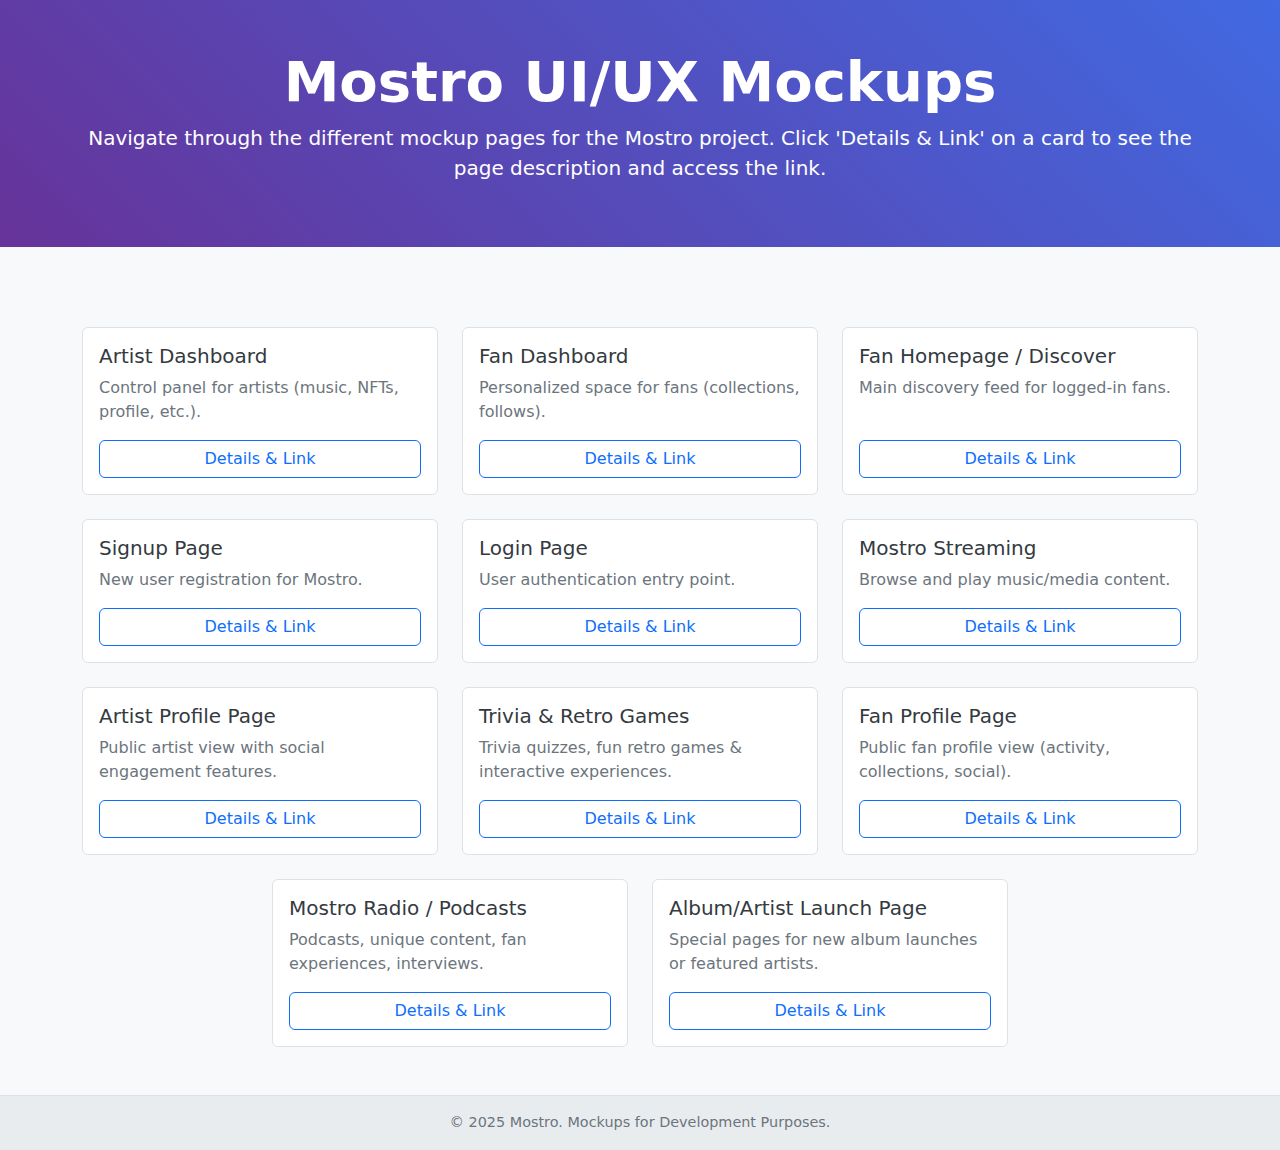
<file: index.html>
<!DOCTYPE html>
<html lang="en">
<head>
  <meta charset="UTF-8" />
  <meta name="viewport" content="width=device-width, initial-scale=1.0" />
  <title>Mostro - UI/UX Mockups</title>
  <link href="https://cdn.jsdelivr.net/npm/bootstrap@5.3.3/dist/css/bootstrap.min.css" rel="stylesheet" />
  <link rel="stylesheet" href="css/mockup-index.css" />
</head>
<body>

  <div class="hero-section text-center text-white py-5">
    <div class="container">
      <h1 class="display-4">Mostro UI/UX Mockups</h1>
      <p class="lead">
        Navigate through the different mockup pages for the Mostro project.
        Click 'Details & Link' on a card to see the page description and access the link.
      </p>
    </div>
  </div>
  <div class="container mt-5 mb-5">
    <div class="row g-4 justify-content-center">

      <div class="col-md-6 col-lg-4">
        <div class="card h-100 mockup-card">
          <div class="card-body d-flex flex-column">
            <h5 class="card-title">Artist Dashboard</h5>
            <p class="card-text flex-grow-1">Control panel for artists (music, NFTs, profile, etc.).</p>
            <button type="button" class="btn btn-outline-primary mt-auto" data-bs-toggle="modal" data-bs-target="#artistDashboardModal">
              Details & Link
            </button>
          </div>
        </div>
      </div>

      <div class="col-md-6 col-lg-4">
        <div class="card h-100 mockup-card">
          <div class="card-body d-flex flex-column">
            <h5 class="card-title">Fan Dashboard</h5>
            <p class="card-text flex-grow-1">Personalized space for fans (collections, follows).</p>
            <button type="button" class="btn btn-outline-primary mt-auto" data-bs-toggle="modal" data-bs-target="#fanDashboardModal">
              Details & Link
            </button>
          </div>
        </div>
      </div>

      <div class="col-md-6 col-lg-4">
        <div class="card h-100 mockup-card">
          <div class="card-body d-flex flex-column">
            <h5 class="card-title">Fan Homepage / Discover</h5>
            <p class="card-text flex-grow-1">Main discovery feed for logged-in fans.</p>
            <button type="button" class="btn btn-outline-primary mt-auto" data-bs-toggle="modal" data-bs-target="#fanHomepageModal">
              Details & Link
            </button>
          </div>
        </div>
      </div>

      <div class="col-md-6 col-lg-4">
        <div class="card h-100 mockup-card">
          <div class="card-body d-flex flex-column">
            <h5 class="card-title">Signup Page</h5>
            <p class="card-text flex-grow-1">New user registration for Mostro.</p>
             <button type="button" class="btn btn-outline-primary mt-auto" data-bs-toggle="modal" data-bs-target="#signupModal">
               Details & Link
             </button>
          </div>
        </div>
      </div>

      <div class="col-md-6 col-lg-4">
        <div class="card h-100 mockup-card">
          <div class="card-body d-flex flex-column">
            <h5 class="card-title">Login Page</h5>
            <p class="card-text flex-grow-1">User authentication entry point.</p>
            <button type="button" class="btn btn-outline-primary mt-auto" data-bs-toggle="modal" data-bs-target="#loginModal">
              Details & Link
            </button>
          </div>
        </div>
      </div>

      <div class="col-md-6 col-lg-4">
        <div class="card h-100 mockup-card">
          <div class="card-body d-flex flex-column">
            <h5 class="card-title">Mostro Streaming</h5>
            <p class="card-text flex-grow-1">Browse and play music/media content.</p>
            <button type="button" class="btn btn-outline-primary mt-auto" data-bs-toggle="modal" data-bs-target="#mostroStreamingModal">
              Details & Link
            </button>
          </div>
        </div>
      </div>

      <div class="col-md-6 col-lg-4">
        <div class="card h-100 mockup-card">
          <div class="card-body d-flex flex-column">
            <h5 class="card-title">Artist Profile Page</h5>
            <p class="card-text flex-grow-1">Public artist view with social engagement features.</p>
            <button type="button" class="btn btn-outline-primary mt-auto" data-bs-toggle="modal" data-bs-target="#artistPageModal">
              Details & Link
            </button>
          </div>
        </div>
      </div>

      <div class="col-md-6 col-lg-4">
        <div class="card h-100 mockup-card">
          <div class="card-body d-flex flex-column">
            <h5 class="card-title">Trivia & Retro Games</h5>
            <p class="card-text flex-grow-1">Trivia quizzes, fun retro games & interactive experiences.</p>
            <button type="button" class="btn btn-outline-primary mt-auto" data-bs-toggle="modal" data-bs-target="#gamesModal">
              Details & Link
            </button>
          </div>
        </div>
      </div>

      <div class="col-md-6 col-lg-4">
        <div class="card h-100 mockup-card">
          <div class="card-body d-flex flex-column">
            <h5 class="card-title">Fan Profile Page</h5>
            <p class="card-text flex-grow-1">Public fan profile view (activity, collections, social).</p>
            <button type="button" class="btn btn-outline-primary mt-auto" data-bs-toggle="modal" data-bs-target="#fanPageModal">
              Details & Link
            </button>
          </div>
        </div>
      </div>

      <div class="col-md-6 col-lg-4">
        <div class="card h-100 mockup-card">
          <div class="card-body d-flex flex-column">
            <h5 class="card-title">Mostro Radio / Podcasts</h5>
            <p class="card-text flex-grow-1">Podcasts, unique content, fan experiences, interviews.</p>
            <button type="button" class="btn btn-outline-primary mt-auto" data-bs-toggle="modal" data-bs-target="#radioModal">
              Details & Link
            </button>
          </div>
        </div>
      </div>

      <div class="col-md-6 col-lg-4">
        <div class="card h-100 mockup-card">
          <div class="card-body d-flex flex-column">
            <h5 class="card-title">Album/Artist Launch Page</h5>
            <p class="card-text flex-grow-1">Special pages for new album launches or featured artists.</p>
            <button type="button" class="btn btn-outline-primary mt-auto" data-bs-toggle="modal" data-bs-target="#albumModal">
              Details & Link
            </button>
          </div>
        </div>
      </div>

    </div> </div> <div class="modal fade" id="artistDashboardModal" tabindex="-1" aria-labelledby="artistDashboardModalLabel" aria-hidden="true">
    <div class="modal-dialog">
      <div class="modal-content">
        <div class="modal-header">
          <h5 class="modal-title" id="artistDashboardModalLabel">Artist Dashboard Details</h5>
          <button type="button" class="btn-close" data-bs-dismiss="modal" aria-label="Close"></button>
        </div>
        <div class="modal-body">
          <p>This page represents the main control panel for artists. It includes sections for managing songs/albums (Streaming), creating music NFTs (Marketplace), viewing artist profile, wallet, analytics, etc.</p>
        </div>
        <div class="modal-footer">
          <button type="button" class="btn btn-secondary" data-bs-dismiss="modal">Close</button>
          <a href="mockup-artist-dashboard.html" class="btn btn-primary">Go to Artist Dashboard</a>
        </div>
      </div>
    </div>
  </div>

  <div class="modal fade" id="fanDashboardModal" tabindex="-1" aria-labelledby="fanDashboardModalLabel" aria-hidden="true">
    <div class="modal-dialog">
      <div class="modal-content">
        <div class="modal-header">
          <h5 class="modal-title" id="fanDashboardModalLabel">Fan Dashboard Details</h5>
          <button type="button" class="btn-close" data-bs-dismiss="modal" aria-label="Close"></button>
        </div>
        <div class="modal-body">
          <p>This mockup shows the personalized dashboard for logged-in fans. It might include sections for managing their collection, following artists, account settings, notifications, etc.</p>
        </div>
        <div class="modal-footer">
          <button type="button" class="btn btn-secondary" data-bs-dismiss="modal">Close</button>
          <a href="mockup-fan-dashboard.html" class="btn btn-primary">Go to Fan Dashboard</a>
        </div>
      </div>
    </div>
  </div>

  <div class="modal fade" id="fanHomepageModal" tabindex="-1" aria-labelledby="fanHomepageModalLabel" aria-hidden="true">
    <div class="modal-dialog">
      <div class="modal-content">
        <div class="modal-header">
          <h5 class="modal-title" id="fanHomepageModalLabel">Fan Homepage / Discover Details</h5>
          <button type="button" class="btn-close" data-bs-dismiss="modal" aria-label="Close"></button>
        </div>
        <div class="modal-body">
          <p>This page represents the main landing/discovery area for a logged-in fan. It could feature new releases, recommendations, trending content, activity feeds, etc.</p>
        </div>
        <div class="modal-footer">
          <button type="button" class="btn btn-secondary" data-bs-dismiss="modal">Close</button>
          <a href="mockup-fan-page.html" class="btn btn-primary">Go to Fan Homepage</a>
        </div>
      </div>
    </div>
  </div>

  <div class="modal fade" id="signupModal" tabindex="-1" aria-labelledby="signupModalLabel" aria-hidden="true">
     <div class="modal-dialog">
       <div class="modal-content">
         <div class="modal-header">
           <h5 class="modal-title" id="signupModalLabel">Signup Page Details</h5>
           <button type="button" class="btn-close" data-bs-dismiss="modal" aria-label="Close"></button>
         </div>
         <div class="modal-body">
           <p>This represents the registration page for new users to create an account on Mostro.</p>
         </div>
         <div class="modal-footer">
           <button type="button" class="btn btn-secondary" data-bs-dismiss="modal">Close</button>
           <a href="mockup-signup.html" class="btn btn-primary">Go to Signup Page</a>
         </div>
       </div>
     </div>
   </div>

  <div class="modal fade" id="loginModal" tabindex="-1" aria-labelledby="loginModalLabel" aria-hidden="true">
     <div class="modal-dialog">
       <div class="modal-content">
         <div class="modal-header">
           <h5 class="modal-title" id="loginModalLabel">Login Page Details</h5>
           <button type="button" class="btn-close" data-bs-dismiss="modal" aria-label="Close"></button>
         </div>
         <div class="modal-body">
           <p>This represents the standard login form for users to access their Mostro accounts.</p>
         </div>
         <div class="modal-footer">
           <button type="button" class="btn btn-secondary" data-bs-dismiss="modal">Close</button>
           <a href="mockup-login.html" class="btn btn-primary">Go to Login Page</a>
         </div>
       </div>
     </div>
   </div>

   <div class="modal fade" id="mostroStreamingModal" tabindex="-1" aria-labelledby="mostroStreamingModalLabel" aria-hidden="true">
    <div class="modal-dialog">
      <div class="modal-content">
        <div class="modal-header">
          <h5 class="modal-title" id="mostroStreamingModalLabel">Mostro Streaming Details</h5>
          <button type="button" class="btn-close" data-bs-dismiss="modal" aria-label="Close"></button>
        </div>
        <div class="modal-body">
          <p>This mockup shows the view for Browse and playing music or other media content available on the Mostro platform.</p>
        </div>
        <div class="modal-footer">
          <button type="button" class="btn btn-secondary" data-bs-dismiss="modal">Close</button>
          <a href="mostro-streaming.html" class="btn btn-primary">Go to Streaming Page</a>
        </div>
      </div>
    </div>
  </div>

  <div class="modal fade" id="artistPageModal" tabindex="-1" aria-labelledby="artistPageModalLabel" aria-hidden="true">
    <div class="modal-dialog">
      <div class="modal-content">
        <div class="modal-header">
          <h5 class="modal-title" id="artistPageModalLabel">Artist Profile Page Details</h5>
          <button type="button" class="btn-close" data-bs-dismiss="modal" aria-label="Close"></button>
        </div>
        <div class="modal-body">
          <p>This mockup represents the public-facing profile page for an individual artist, showcasing their music, posts, and social engagement features.</p>
        </div>
        <div class="modal-footer">
          <button type="button" class="btn btn-secondary" data-bs-dismiss="modal">Close</button>
          <a href="mockup-artist-page.html" class="btn btn-primary">Go to Artist Page</a>
        </div>
      </div>
    </div>
  </div>

  <div class="modal fade" id="gamesModal" tabindex="-1" aria-labelledby="gamesModalLabel" aria-hidden="true">
    <div class="modal-dialog">
      <div class="modal-content">
        <div class="modal-header">
          <h5 class="modal-title" id="gamesModalLabel">Trivia & Retro Games Details</h5>
          <button type="button" class="btn-close" data-bs-dismiss="modal" aria-label="Close"></button>
        </div>
        <div class="modal-body">
          <p>This mockup shows a section featuring interactive content like trivia quizzes related to music/artists, fun retro games, and potentially other engaging experiences for users on the platform.</p>
        </div>
        <div class="modal-footer">
          <button type="button" class="btn btn-secondary" data-bs-dismiss="modal">Close</button>
          <a href="mockup-games.html" class="btn btn-primary">Go to Games Page</a>
        </div>
      </div>
    </div>
  </div>

  <div class="modal fade" id="fanPageModal" tabindex="-1" aria-labelledby="fanPageModalLabel" aria-hidden="true">
    <div class="modal-dialog">
      <div class="modal-content">
        <div class="modal-header">
          <h5 class="modal-title" id="fanPageModalLabel">Fan Profile Page Details</h5>
          <button type="button" class="btn-close" data-bs-dismiss="modal" aria-label="Close"></button>
        </div>
        <div class="modal-body">
          <p>This mockup represents the public-facing profile page for an individual fan, showcasing their activity, collections, followed artists, and social connections within the Mostro platform.</p>
        </div>
        <div class="modal-footer">
          <button type="button" class="btn btn-secondary" data-bs-dismiss="modal">Close</button>
          <a href="mockup-fan-page.html" class="btn btn-primary">Go to Fan Page</a>
        </div>
      </div>
    </div>
  </div>

  <div class="modal fade" id="radioModal" tabindex="-1" aria-labelledby="radioModalLabel" aria-hidden="true">
    <div class="modal-dialog">
      <div class="modal-content">
        <div class="modal-header">
          <h5 class="modal-title" id="radioModalLabel">Mostro Radio / Podcasts Details</h5>
          <button type="button" class="btn-close" data-bs-dismiss="modal" aria-label="Close"></button>
        </div>
        <div class="modal-body">
          <p>This mockup shows a section dedicated to audio content beyond standard music tracks, such as podcasts, artist interviews, unique curated shows, or special fan experiences.</p>
        </div>
        <div class="modal-footer">
          <button type="button" class="btn btn-secondary" data-bs-dismiss="modal">Close</button>
          <a href="mockup-radio.html" class="btn btn-primary">Go to Radio Page</a>
        </div>
      </div>
    </div>
  </div>

  <div class="modal fade" id="albumModal" tabindex="-1" aria-labelledby="albumModalLabel" aria-hidden="true">
    <div class="modal-dialog">
      <div class="modal-content">
        <div class="modal-header">
          <h5 class="modal-title" id="albumModalLabel">Album/Artist Launch Page Details</h5>
          <button type="button" class="btn-close" data-bs-dismiss="modal" aria-label="Close"></button>
        </div>
        <div class="modal-body">
          <p>This mockup represents dedicated landing pages used for promoting new album releases or featuring newly onboarded artists. It might include unique layouts, multimedia content, and special purchase/NFT options.</p>
        </div>
        <div class="modal-footer">
          <button type="button" class="btn btn-secondary" data-bs-dismiss="modal">Close</button>
          <a href="mockup-album.html" class="btn btn-primary">Go to Launch Page</a>
        </div>
      </div>
    </div>
  </div>

  <footer class="footer-section mt-auto py-3 text-center">
    <div class="container">
      <p class="mb-0">
        &copy; 2025 Mostro. Mockups for Development Purposes.
      </p>
    </div>
  </footer>
  <script src="https://cdn.jsdelivr.net/npm/bootstrap@5.3.3/dist/js/bootstrap.bundle.min.js"></script>
  <script src="js/mockup-index.js"></script>
</body>
</html>
</file>
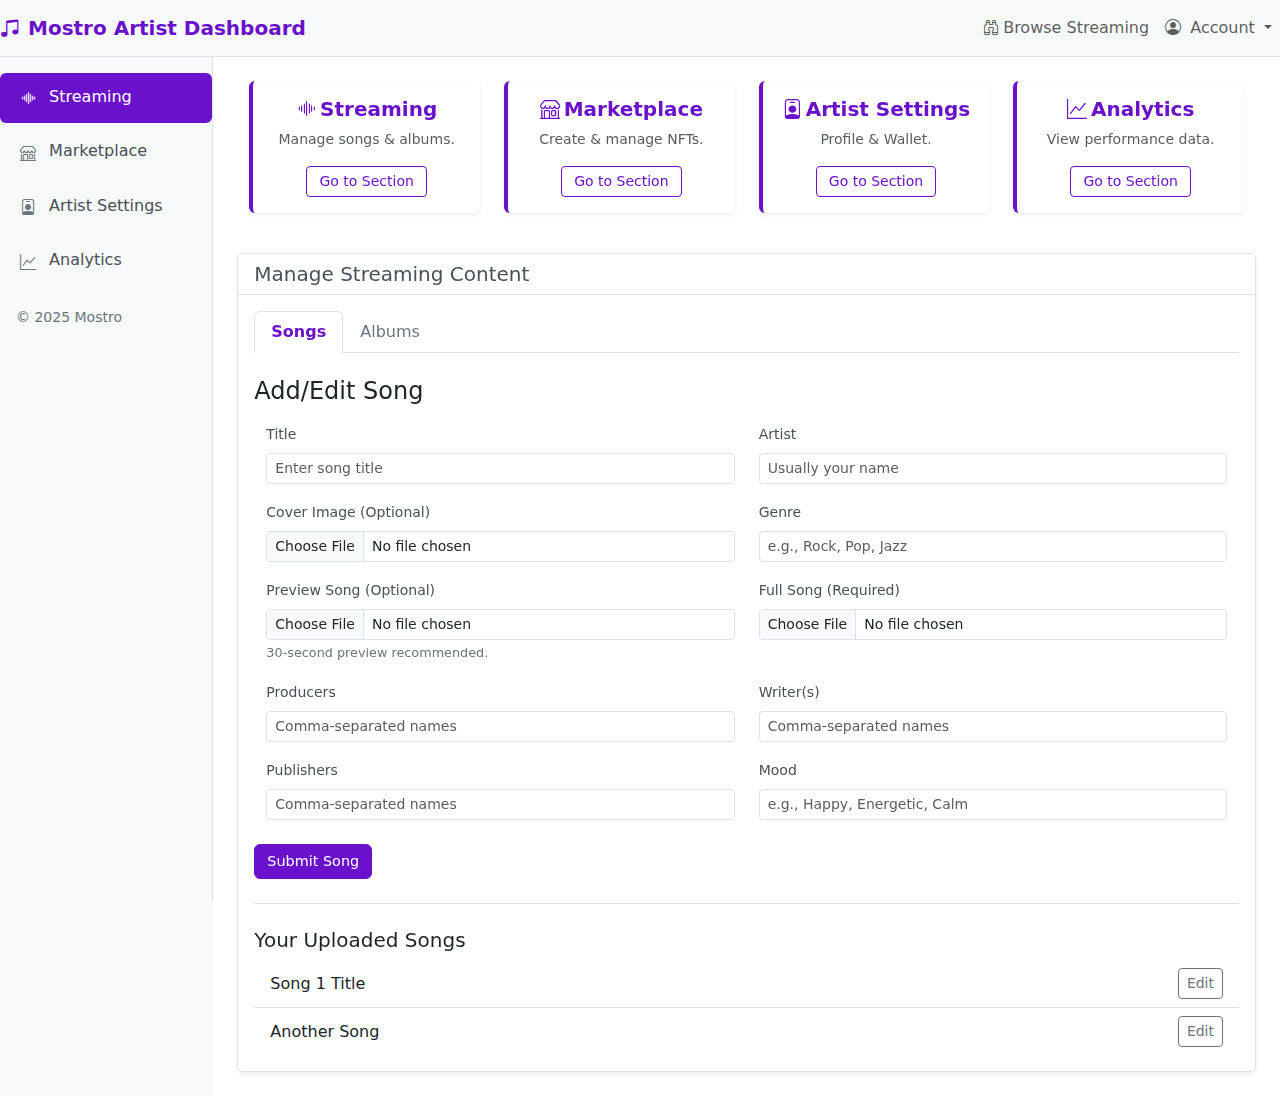
<file: mockup-artist-dashboard.html>
<!DOCTYPE html>
<html lang="en">
<head>
  <meta charset="UTF-8" />
  <meta name="viewport" content="width=device-width, initial-scale=1.0" />
  <title>Mostro - Artist Dashboard</title>
  <link href="https://cdn.jsdelivr.net/npm/bootstrap@5.3.3/dist/css/bootstrap.min.css" rel="stylesheet" integrity="sha384-QWTKZyjpPEjISv5WaRU9OFeRpok6YctnYmDr5pNlyT2bRjXh0JMhjY6hW+ALEwIH" crossorigin="anonymous" />
  <link rel="stylesheet" href="https://cdn.jsdelivr.net/npm/bootstrap-icons@1.11.3/font/bootstrap-icons.min.css">
  <link rel="stylesheet" href="css/monstro-dashboard.css" />
</head>
<body>
  <nav class="navbar navbar-expand-lg bg-light border-bottom sticky-top">
    <div class="container-fluid">
      <a class="navbar-brand" href="#">
          <i class="bi bi-music-note-beamed me-2"></i>Mostro Artist Dashboard
      </a>
      <button class="navbar-toggler d-md-none collapsed" type="button" data-bs-toggle="collapse" data-bs-target="#sidebarMenu" aria-controls="sidebarMenu" aria-expanded="false" aria-label="Toggle navigation">
          <span class="navbar-toggler-icon"></span>
      </button>
      <div class="collapse navbar-collapse" id="navbarNavContent">
        <ul class="navbar-nav ms-auto">
          <li class="nav-item">
             <a class="nav-link" href="monstro-streaming.html"><i class="bi bi-binoculars me-1"></i>Browse Streaming</a>
          </li>
          <li class="nav-item dropdown">
            <a class="nav-link dropdown-toggle" href="#" role="button" data-bs-toggle="dropdown" aria-expanded="false">
              <i class="bi bi-person-circle me-1"></i> Account
            </a>
            <ul class="dropdown-menu dropdown-menu-end">
              <li><a class="dropdown-item" href="#">Profile Settings</a></li>
              <li><a class="dropdown-item" href="#">Wallet Settings</a></li>
              <li><hr class="dropdown-divider"></li>
              <li><a class="dropdown-item" href="mockup-login.html">Logout</a></li>
            </ul>
          </li>
        </ul>
      </div>
    </div>
  </nav>

  <div class="container-fluid">
    <div class="row">
      <div class="col-md-3 col-lg-2 p-0 bg-light border-end sidebar-sticky">
          <div class="offcanvas-md offcanvas-start bg-light" tabindex="-1" id="sidebarMenu" aria-labelledby="sidebarMenuLabel">
            <div class="offcanvas-header">
                <h5 class="offcanvas-title" id="sidebarMenuLabel">Artist Menu</h5>
                <button type="button" class="btn-close" data-bs-dismiss="offcanvas" data-bs-target="#sidebarMenu" aria-label="Close"></button>
            </div>
            <div class="offcanvas-body d-md-flex flex-column pt-lg-3">
              <ul class="nav flex-column nav-pills flex-grow-1">
                <li class="nav-item">
                  <a class="nav-link active" id="nav-streaming-tab" data-bs-toggle="tab" href="#streaming" role="tab" aria-controls="streaming" aria-selected="true">
                    <i class="bi bi-soundwave me-2"></i> Streaming
                  </a>
                </li>
                <li class="nav-item">
                  <a class="nav-link" id="nav-marketplace-tab" data-bs-toggle="tab" href="#marketplace" role="tab" aria-controls="marketplace" aria-selected="false">
                    <i class="bi bi-shop me-2"></i> Marketplace
                  </a>
                </li>
                <li class="nav-item">
                  <a class="nav-link" id="nav-artist-tab" data-bs-toggle="tab" href="#artist" role="tab" aria-controls="artist" aria-selected="false">
                    <i class="bi bi-person-badge me-2"></i> Artist Settings
                  </a>
                </li>
                 <li class="nav-item">
                  <a class="nav-link" id="nav-analytics-tab" data-bs-toggle="tab" href="#analytics" role="tab" aria-controls="analytics" aria-selected="false">
                    <i class="bi bi-graph-up me-2"></i> Analytics
                  </a>
                </li>
              </ul>
              <hr class="d-md-none">
              <div class="mt-auto p-3 small text-muted d-none d-md-block">
                   &copy; 2025 Mostro
               </div>
            </div>
          </div>
      </div>

      <main class="col-md-9 ms-sm-auto col-lg-10 px-md-4 py-4">
          <div class="row mb-4" id="top-cards-row">
              <div class="col-lg-3 col-md-6 mb-3">
                <div class="card h-100 shadow-sm top-card">
                   <div class="card-body text-center">
                    <h5 class="card-title"><i class="bi bi-soundwave me-1"></i>Streaming</h5>
                    <p class="card-text small text-muted">Manage songs & albums.</p>
                    <a href="#streaming" class="btn btn-sm btn-outline-primary stretched-link top-card-link">Go to Section</a>
                  </div>
                </div>
              </div>
              <div class="col-lg-3 col-md-6 mb-3">
                <div class="card h-100 shadow-sm top-card">
                  <div class="card-body text-center">
                    <h5 class="card-title"><i class="bi bi-shop me-1"></i>Marketplace</h5>
                    <p class="card-text small text-muted">Create & manage NFTs.</p>
                    <a href="#marketplace" class="btn btn-sm btn-outline-primary stretched-link top-card-link">Go to Section</a>
                  </div>
                </div>
              </div>
              <div class="col-lg-3 col-md-6 mb-3">
                 <div class="card h-100 shadow-sm top-card">
                  <div class="card-body text-center">
                    <h5 class="card-title"><i class="bi bi-person-badge me-1"></i>Artist Settings</h5>
                    <p class="card-text small text-muted">Profile & Wallet.</p>
                    <a href="#artist" class="btn btn-sm btn-outline-primary stretched-link top-card-link">Go to Section</a>
                  </div>
                </div>
              </div>
              <div class="col-lg-3 col-md-6 mb-3">
                 <div class="card h-100 shadow-sm top-card">
                  <div class="card-body text-center">
                    <h5 class="card-title"><i class="bi bi-graph-up me-1"></i>Analytics</h5>
                    <p class="card-text small text-muted">View performance data.</p>
                    <a href="#analytics" class="btn btn-sm btn-outline-primary stretched-link top-card-link">Go to Section</a>
                  </div>
                </div>
              </div>
          </div><div class="tab-content" id="mainTabContent">

            <div class="tab-pane fade show active" id="streaming" role="tabpanel" aria-labelledby="nav-streaming-tab">
              <div class="card shadow-sm">
                <div class="card-header bg-white">
                    <h2 class="h4 mb-0">Manage Streaming Content</h2>
                </div>
                <div class="card-body">
                  <ul class="nav nav-tabs mb-3" id="streamingTab" role="tablist">
                    <li class="nav-item" role="presentation">
                      <button class="nav-link active" id="streaming-songs-tab" data-bs-toggle="tab" data-bs-target="#streaming-songs" type="button" role="tab" aria-controls="streaming-songs" aria-selected="true">
                        Songs
                      </button>
                    </li>
                    <li class="nav-item" role="presentation">
                      <button class="nav-link" id="streaming-albums-tab" data-bs-toggle="tab" data-bs-target="#streaming-albums" type="button" role="tab" aria-controls="streaming-albums" aria-selected="false">
                        Albums
                      </button>
                    </li>
                  </ul>
                  <div class="tab-content" id="streamingTabContent">
                    <div class="tab-pane fade show active" id="streaming-songs" role="tabpanel" aria-labelledby="streaming-songs-tab">
                      <h4>Add/Edit Song</h4>
                      <form class="mt-3 needs-validation" novalidate>
                        <div class="row">
                          <div class="col-md-6 mb-3">
                            <label for="songTitle" class="form-label">Title</label>
                            <input type="text" class="form-control form-control-sm" id="songTitle" placeholder="Enter song title" required>
                            <div class="invalid-feedback">Please provide a song title.</div>
                          </div>
                          <div class="col-md-6 mb-3">
                            <label for="songArtist" class="form-label">Artist</label>
                            <input type="text" class="form-control form-control-sm" id="songArtist" placeholder="Usually your name" required>
                             <div class="invalid-feedback">Please provide the artist name.</div>
                          </div>
                        </div>
                        <div class="row">
                           <div class="col-md-6 mb-3">
                             <label for="songImage" class="form-label">Cover Image (Optional)</label>
                             <input type="file" class="form-control form-control-sm" id="songImage" accept="image/*">
                           </div>
                           <div class="col-md-6 mb-3">
                             <label for="genre" class="form-label">Genre</label>
                             <input type="text" class="form-control form-control-sm" id="genre" placeholder="e.g., Rock, Pop, Jazz">
                           </div>
                        </div>
                        <div class="row">
                           <div class="col-md-6 mb-3">
                             <label for="previewSong" class="form-label">Preview Song (Optional)</label>
                             <input type="file" class="form-control form-control-sm" id="previewSong" accept="audio/*">
                             <small class="form-text text-muted">30-second preview recommended.</small>
                           </div>
                           <div class="col-md-6 mb-3">
                             <label for="fullSong" class="form-label">Full Song (Required)</label>
                             <input type="file" class="form-control form-control-sm" id="fullSong" accept="audio/*" required>
                             <div class="invalid-feedback">Please upload the full song file.</div>
                           </div>
                        </div>
                         <div class="row">
                           <div class="col-md-6 mb-3">
                            <label for="producers" class="form-label">Producers</label>
                            <input type="text" class="form-control form-control-sm" id="producers" placeholder="Comma-separated names">
                          </div>
                          <div class="col-md-6 mb-3">
                            <label for="writer" class="form-label">Writer(s)</label>
                            <input type="text" class="form-control form-control-sm" id="writer" placeholder="Comma-separated names">
                          </div>
                        </div>
                        <div class="row">
                          <div class="col-md-6 mb-3">
                            <label for="publishers" class="form-label">Publishers</label>
                            <input type="text" class="form-control form-control-sm" id="publishers" placeholder="Comma-separated names">
                          </div>
                          <div class="col-md-6 mb-3">
                            <label for="mood" class="form-label">Mood</label>
                            <input type="text" class="form-control form-control-sm" id="mood" placeholder="e.g., Happy, Energetic, Calm">
                          </div>
                        </div>
                        <button type="submit" class="btn btn-primary mt-2">Submit Song</button>
                      </form>
                       <hr>
                       <h5>Your Uploaded Songs</h5>
                       <ul class="list-group list-group-flush">
                           <li class="list-group-item d-flex justify-content-between align-items-center">Song 1 Title <button class="btn btn-sm btn-outline-secondary">Edit</button></li>
                           <li class="list-group-item d-flex justify-content-between align-items-center">Another Song <button class="btn btn-sm btn-outline-secondary">Edit</button></li>
                           </ul>
                    </div>
                    <div class="tab-pane fade" id="streaming-albums" role="tabpanel" aria-labelledby="streaming-albums-tab">
                       <h4>Add/Edit Album</h4>
                       <form class="mt-3 needs-validation" novalidate>
                         <div class="row">
                             <div class="col-md-6 mb-3">
                                 <label for="albumTitle" class="form-label">Title</label>
                                 <input type="text" class="form-control form-control-sm" id="albumTitle" placeholder="Enter album title" required>
                                 <div class="invalid-feedback">Please provide an album title.</div>
                              </div>
                             <div class="col-md-6 mb-3">
                                 <label for="albumArtist" class="form-label">Artist</label>
                                 <input type="text" class="form-control form-control-sm" id="albumArtist" placeholder="Usually your name" required>
                                  <div class="invalid-feedback">Please provide the artist name.</div>
                            </div>
                         </div>
                         <div class="row">
                             <div class="col-md-6 mb-3">
                                 <label for="albumImage" class="form-label">Album Cover Image</label>
                                 <input type="file" class="form-control form-control-sm" id="albumImage" accept="image/*">
                             </div>
                             <div class="col-md-6 mb-3">
                                <label for="albumGenre" class="form-label">Genre</label>
                                <input type="text" class="form-control form-control-sm" id="albumGenre" placeholder="e.g., Rock, Pop, Jazz">
                             </div>
                         </div>
                         <div class="row">
                            <div class="col-md-6 mb-3">
                              <label for="albumProducers" class="form-label">Producers</label>
                              <input type="text" class="form-control form-control-sm" id="albumProducers" placeholder="Comma-separated names">
                            </div>
                            <div class="col-md-6 mb-3">
                              <label for="albumWriter" class="form-label">Writer(s)</label>
                              <input type="text" class="form-control form-control-sm" id="albumWriter" placeholder="Comma-separated names">
                            </div>
                        </div>
                        <div class="row">
                            <div class="col-md-6 mb-3">
                              <label for="albumPublishers" class="form-label">Publishers</label>
                              <input type="text" class="form-control form-control-sm" id="albumPublishers" placeholder="Comma-separated names">
                            </div>
                            <div class="col-md-6 mb-3">
                              <label for="albumMood" class="form-label">Overall Mood</label>
                              <input type="text" class="form-control form-control-sm" id="albumMood" placeholder="e.g., Upbeat, Melancholic">
                            </div>
                       </div>
                         <div class="mb-3">
                           <label for="albumSongs" class="form-label">Select Songs for Album (Hold Ctrl/Cmd to select multiple)</label>
                           <select class="form-select" id="albumSongs" multiple size="5" required>
                             <option value="song1">Song 1 Title (Example)</option>
                             <option value="song2">Another Song Title (Example)</option>
                             <option value="song3">Example Track 3 (Example)</option>
                             <option value="song4">Demo Song 4</option>
                             <option value="song5">Track Five</option>
                           </select>
                            <div class="invalid-feedback">Please select at least one song for the album.</div>
                         </div>
                         <button type="submit" class="btn btn-primary mt-2">Submit Album</button>
                       </form>
                        <hr>
                       <h5>Your Uploaded Albums</h5>
                       <ul class="list-group list-group-flush">
                           <li class="list-group-item d-flex justify-content-between align-items-center">Album Title 1 <button class="btn btn-sm btn-outline-secondary">Edit</button></li>
                           <li class="list-group-item d-flex justify-content-between align-items-center">Best Of Collection <button class="btn btn-sm btn-outline-secondary">Edit</button></li>
                           </ul>
                    </div>
                  </div> </div> </div> </div> <div class="tab-pane fade" id="marketplace" role="tabpanel" aria-labelledby="nav-marketplace-tab">
               <div class="card shadow-sm">
                  <div class="card-header bg-white">
                      <h2 class="h4 mb-0">Manage Marketplace NFTs</h2>
                  </div>
                  <div class="card-body">
                      <ul class="nav nav-tabs mb-3" id="marketplaceTab" role="tablist">
                        <li class="nav-item" role="presentation">
                          <button class="nav-link active" id="songs-tab-mkt" data-bs-toggle="tab" data-bs-target="#marketplace-songs" type="button" role="tab" aria-controls="marketplace-songs" aria-selected="true">Create Song NFT</button>
                        </li>
                        <li class="nav-item" role="presentation">
                          <button class="nav-link" id="albums-tab-mkt" data-bs-toggle="tab" data-bs-target="#marketplace-albums" type="button" role="tab" aria-controls="marketplace-albums" aria-selected="false">Create Album NFT</button>
                        </li>
                      </ul>
                      <div class="tab-content" id="marketplaceTabContent">
                        <div class="tab-pane fade show active" id="marketplace-songs" role="tabpanel" aria-labelledby="songs-tab-mkt">
                          <h4>Create NFT for a Song</h4>
                          <p class="text-muted small">Select one of your uploaded songs and configure the details for its NFT release.</p>
                          <form class="mt-3 needs-validation" novalidate>
                              <div class="mb-3">
                                  <label for="nftSongSelect" class="form-label">Select Song</label>
                                  <select class="form-select form-select-sm" id="nftSongSelect" required>
                                      <option value="" selected disabled>Choose available song...</option>
                                      <option value="song1">Song 1 Title (Example)</option>
                                      <option value="song2">Another Song Title (Example)</option>
                                  </select>
                                  <div class="invalid-feedback">Please select a song.</div>
                              </div>
                               <div class="row">
                                  <div class="col-md-6 mb-3">
                                      <label for="nftSongPrice" class="form-label">Price (Crypto)</label>
                                      <div class="input-group input-group-sm">
                                           <input type="number" class="form-control" id="nftSongPrice" placeholder="Enter price" required min="0" step="any">
                                           <select class="form-select flex-grow-0" style="width: auto;" id="nftSongCurrency">
                                                <option>XRP</option>
                                                <option>SOL</option>
                                                </select>
                                            <div class="invalid-feedback">Please enter a valid price.</div>
                                      </div>
                                  </div>
                                  <div class="col-md-6 mb-3">
                                      <label for="nftSongQuantity" class="form-label">Quantity</label>
                                      <input type="number" class="form-control form-control-sm" id="nftSongQuantity" placeholder="Number of editions" required min="1">
                                      <div class="invalid-feedback">Please enter quantity (min 1).</div>
                                  </div>
                              </div>
                               <div class="mb-3">
                                  <label for="nftSongRoyalties" class="form-label">Resale Royalty (%)</label>
                                  <input type="number" class="form-control form-control-sm" id="nftSongRoyalties" placeholder="e.g., 10" min="0" max="50">
                                  <small class="form-text text-muted">Percentage you receive on secondary sales (0-50%).</small>
                              </div>
                              <button type="submit" class="btn btn-success mt-2">Create Song NFT</button>
                          </form>
                           <hr>
                           <h5>Your Active Song NFTs</h5>
                           <ul class="list-group list-group-flush">
                               <li class="list-group-item d-flex justify-content-between align-items-center">NFT for Song 1 <span class="badge bg-info rounded-pill">50/100 Minted</span> <button class="btn btn-sm btn-outline-secondary">Manage</button></li>
                               </ul>
                        </div>
                        <div class="tab-pane fade" id="marketplace-albums" role="tabpanel" aria-labelledby="albums-tab-mkt">
                          <h4>Create NFT for an Album</h4>
                          <p class="text-muted small">Select one of your uploaded albums and configure the details for its NFT release.</p>
                          <form class="mt-3 needs-validation" novalidate>
                              <div class="mb-3">
                                  <label for="nftAlbumSelect" class="form-label">Select Album</label>
                                  <select class="form-select form-select-sm" id="nftAlbumSelect" required>
                                      <option value="" selected disabled>Choose available album...</option>
                                       <option value="album1">Album Title 1 (Example)</option>
                                      <option value="album2">Best Of Collection (Example)</option>
                                  </select>
                                  <div class="invalid-feedback">Please select an album.</div>
                              </div>
                               <div class="row">
                                  <div class="col-md-6 mb-3">
                                      <label for="nftAlbumPrice" class="form-label">Price (Crypto)</label>
                                      <div class="input-group input-group-sm">
                                          <input type="number" class="form-control" id="nftAlbumPrice" placeholder="Enter price" required min="0" step="any">
                                           <select class="form-select flex-grow-0" style="width: auto;" id="nftAlbumCurrency">
                                                <option>XRP</option>
                                                <option>SOL</option>
                                           </select>
                                            <div class="invalid-feedback">Please enter a valid price.</div>
                                      </div>
                                  </div>
                                  <div class="col-md-6 mb-3">
                                      <label for="nftAlbumQuantity" class="form-label">Quantity</label>
                                      <input type="number" class="form-control form-control-sm" id="nftAlbumQuantity" placeholder="Number of editions" required min="1">
                                      <div class="invalid-feedback">Please enter quantity (min 1).</div>
                                  </div>
                              </div>
                               <div class="mb-3">
                                  <label for="nftAlbumRoyalties" class="form-label">Resale Royalty (%)</label>
                                  <input type="number" class="form-control form-control-sm" id="nftAlbumRoyalties" placeholder="e.g., 5" min="0" max="50">
                                  <small class="form-text text-muted">Percentage you receive on secondary sales (0-50%).</small>
                              </div>
                              <button type="submit" class="btn btn-success mt-2">Create Album NFT</button>
                          </form>
                            <hr>
                           <h5>Your Active Album NFTs</h5>
                           <ul class="list-group list-group-flush">
                               <li class="list-group-item d-flex justify-content-between align-items-center">NFT for Album 1 <span class="badge bg-warning rounded-pill">10/10 Minted</span> <button class="btn btn-sm btn-outline-secondary">Manage</button></li>
                               </ul>
                        </div>
                      </div> </div> </div> </div> <div class="tab-pane fade" id="artist" role="tabpanel" aria-labelledby="nav-artist-tab">
              <div class="card shadow-sm">
                <div class="card-header bg-white">
                    <h2 class="h4 mb-0">Artist Settings</h2>
                </div>
                <div class="card-body">
                    <ul class="nav nav-tabs mb-3" id="artistToolsTab" role="tablist">
                      <li class="nav-item" role="presentation">
                        <button class="nav-link active" id="profile-tab-art" data-bs-toggle="tab" data-bs-target="#artist-profile" type="button" role="tab" aria-controls="profile" aria-selected="true"><i class="bi bi-person-lines-fill me-1"></i> Profile</button>
                      </li>
                      <li class="nav-item" role="presentation">
                        <button class="nav-link" id="wallet-tab-art" data-bs-toggle="tab" data-bs-target="#artist-wallet" type="button" role="tab" aria-controls="wallet" aria-selected="false"><i class="bi bi-wallet2 me-1"></i> Wallet</button>
                      </li>
                       <li class="nav-item" role="presentation">
                        <button class="nav-link" id="page-edit-tab-art" data-bs-toggle="tab" data-bs-target="#artist-page-edit" type="button" role="tab" aria-controls="page-edit" aria-selected="false"><i class="bi bi-pencil-square me-1"></i> Edit Public Page</button>
                      </li>
                    </ul>
                    <div class="tab-content" id="artistToolsTabContent">
                      <div class="tab-pane fade show active" id="artist-profile" role="tabpanel" aria-labelledby="profile-tab-art">
                        <h4>Edit Artist Profile</h4>
                        <form class="mt-3 needs-validation" novalidate>
                            <div class="mb-3">
                                <label for="artistName" class="form-label">Artist/Band Name</label>
                                <input type="text" class="form-control form-control-sm" id="artistName" value="Your Artist Name" required>
                                <div class="invalid-feedback">Please enter your artist name.</div>
                            </div>
                            <div class="mb-3">
                                <label for="artistBio" class="form-label">Bio</label>
                                <textarea class="form-control form-control-sm" id="artistBio" rows="4" placeholder="Tell your fans about yourself..."></textarea>
                            </div>
                             <div class="mb-3">
                                <label for="artistProfileImage" class="form-label">Profile Picture</label>
                                <input type="file" class="form-control form-control-sm" id="artistProfileImage" accept="image/*">
                                <small class="form-text text-muted">Recommended: Square image, at least 400x400px.</small>
                            </div>
                             <div class="mb-3">
                                <label for="artistBannerImage" class="form-label">Profile Banner Image</label>
                                <input type="file" class="form-control form-control-sm" id="artistBannerImage" accept="image/*">
                                 <small class="form-text text-muted">Recommended: Wide image, approx 1500x500px.</small>
                            </div>
                             <button type="submit" class="btn btn-primary mt-2">Save Profile</button>
                         </form>
                      </div>
                      <div class="tab-pane fade" id="artist-wallet" role="tabpanel" aria-labelledby="wallet-tab-art">
                        <h4>Wallet Management</h4>
                        <p class="text-muted small">Connect and manage your wallets for receiving payments and royalties from NFT sales.</p>
                         <div class="list-group mt-3">
                             <div class="list-group-item list-group-item-action d-flex justify-content-between align-items-center">
                                 <div>
                                     <h6 class="mb-1"><i class="bi bi-currency-bitcoin me-2"></i>XRP Wallet (XUMM Example)</h6>
                                     <small class="text-muted">Status: Not Connected</small>
                                 </div>
                                 <button class="btn btn-outline-success btn-sm">Connect Wallet</button>
                             </div>
                             <div class="list-group-item list-group-item-action d-flex justify-content-between align-items-center">
                                 <div>
                                     <h6 class="mb-1"><i class="bi bi-brightness-high me-2"></i>Solana Wallet (Phantom Example)</h6>
                                     <small class="text-success">Connected: <span class="font-monospace">solana-addr...xyz</span></small>
                                 </div>
                                 <button class="btn btn-outline-danger btn-sm">Disconnect</button>
                             </div>
                             </div>
                         <div class="alert alert-warning mt-4 small" role="alert">
                          <i class="bi bi-exclamation-triangle-fill me-1"></i> Ensure you connect the correct wallet address. Payouts will be sent here. Monstro is not responsible for funds sent to incorrect addresses.
                        </div>
                      </div>
                      <div class="tab-pane fade" id="artist-page-edit" role="tabpanel" aria-labelledby="page-edit-tab-art">
                           <h4>Edit Public Artist Page Feed</h4>
                           <p class="text-muted small">Create posts that appear on your public artist page feed.</p>
                           <form class="mt-3 needs-validation" novalidate>
                               <div class="mb-3">
                                   <label for="postText" class="form-label">New Post Content</label>
                                   <textarea class="form-control form-control-sm" id="postText" rows="4" placeholder="Share an update with your fans..." required></textarea>
                                    <div class="invalid-feedback">Post content cannot be empty.</div>
                               </div>
                                <div class="mb-3">
                                   <label for="postImage" class="form-label">Attach Image/Video (Optional)</label>
                                   <input type="file" class="form-control form-control-sm" id="postImage" accept="image/*,video/*">
                               </div>
                                <div class="mb-3">
                                    <label for="postLinkSong" class="form-label">Link to Song/Album (Optional)</label>
                                     <select class="form-select form-select-sm" id="postLinkSong">
                                        <option selected>None</option>
                                        <option value="song1">Song 1 Title (Example)</option>
                                        <option value="album1">Album Title 1 (Example)</option>
                                        </select>
                                </div>
                               <button type="submit" class="btn btn-info mt-2 text-white">Create Post</button>
                           </form>
                           <hr>
                           <h5>Your Recent Posts</h5>
                            <ul class="list-group list-group-flush">
                               <li class="list-group-item d-flex justify-content-between align-items-center">"Check out the new single..." <small class="text-muted">2h ago</small> <button class="btn btn-sm btn-outline-danger">Delete</button></li>
                               <li class="list-group-item d-flex justify-content-between align-items-center">"Studio vibes today!..." <small class="text-muted">1d ago</small> <button class="btn btn-sm btn-outline-danger">Delete</button></li>
                               </ul>
                       </div>
                    </div></div></div></div> <div class="tab-pane fade" id="analytics" role="tabpanel" aria-labelledby="nav-analytics-tab">
                <div class="card shadow-sm">
                    <div class="card-header bg-white">
                         <h2 class="h4 mb-0">Analytics Dashboard</h2>
                    </div>
                    <div class="card-body">
                        <p class="text-muted small">View your streaming revenue, NFT sales, listener demographics, etc.</p>
                        <div class="row mt-3 gy-3">
                            <div class="col-lg-4 col-md-6">
                                <div class="card text-center border-primary h-100">
                                    <div class="card-body">
                                        <h5 class="card-title text-primary"><i class="bi bi-play-circle me-1"></i> Total Streams (Month)</h5>
                                        <p class="card-text display-6 fw-bold">34,567</p>
                                    </div>
                                     <div class="card-footer text-muted small">
                                        +5.2% vs last month
                                    </div>
                                </div>
                            </div>
                            <div class="col-lg-4 col-md-6">
                                <div class="card text-center border-success h-100">
                                    <div class="card-body">
                                        <h5 class="card-title text-success"><i class="bi bi-cash-coin me-1"></i> Estimated Revenue (Month)</h5>
                                        <p class="card-text display-6 fw-bold">$987.65</p>
                                    </div>
                                    <div class="card-footer text-muted small">
                                        Based on estimated payouts
                                    </div>
                                </div>
                            </div>
                             <div class="col-lg-4 col-md-6">
                                <div class="card text-center border-info h-100">
                                    <div class="card-body">
                                        <h5 class="card-title text-info"><i class="bi bi-people me-1"></i> Unique Listeners (Month)</h5>
                                        <p class="card-text display-6 fw-bold">8,123</p>
                                    </div>
                                     <div class="card-footer text-muted small">
                                        Across all platforms
                                    </div>
                                </div>
                            </div>
                             <div class="col-12 mt-4">
                                 <div class="card">
                                     <div class="card-body">
                                         <h5 class="card-title">Streams Over Time</h5>
                                         <canvas id="streamsChartPlaceholder" height="150"></canvas>
                                         <p class="text-center text-muted small mt-2">(Chart placeholder - Requires Chart.js integration)</p>
                                     </div>
                                 </div>
                             </div>
                             <div class="col-md-6 mt-4">
                                 <div class="card">
                                     <div class="card-body">
                                         <h5 class="card-title">Top Songs (Month)</h5>
                                         <ul class="list-group list-group-flush">
                                             <li class="list-group-item">Song 1 Title (10,500 streams)</li>
                                             <li class="list-group-item">Another Song (8,200 streams)</li>
                                             <li class="list-group-item">Example Track 3 (5,100 streams)</li>
                                         </ul>
                                     </div>
                                 </div>
                             </div>
                             <div class="col-md-6 mt-4">
                                 <div class="card">
                                     <div class="card-body">
                                         <h5 class="card-title">Listener Demographics</h5>
                                          <canvas id="demographicsChartPlaceholder" height="150"></canvas>
                                          <p class="text-center text-muted small mt-2">(Chart placeholder - Requires Chart.js integration)</p>
                                     </div>
                                 </div>
                             </div>
                        </div> <div class="alert alert-info mt-4 small" role="alert">
                          <i class="bi bi-info-circle-fill me-1"></i> Analytics data updates daily. Revenue estimates may vary from final payouts.
                        </div>
                    </div> </div> </div> </div> </main>
    </div> </div> <script src="https://cdn.jsdelivr.net/npm/bootstrap@5.3.3/dist/js/bootstrap.bundle.min.js" integrity="sha384-YvpcrYf0tY3lHB60NNkmXc5s9fDVZLESaAA55NDzOxhy9GkcIdslK1eN7N6jIeHz" crossorigin="anonymous"></script>
  <script src="js/monstro-dashboard.js"></script>
  </body>
</html>
</file>
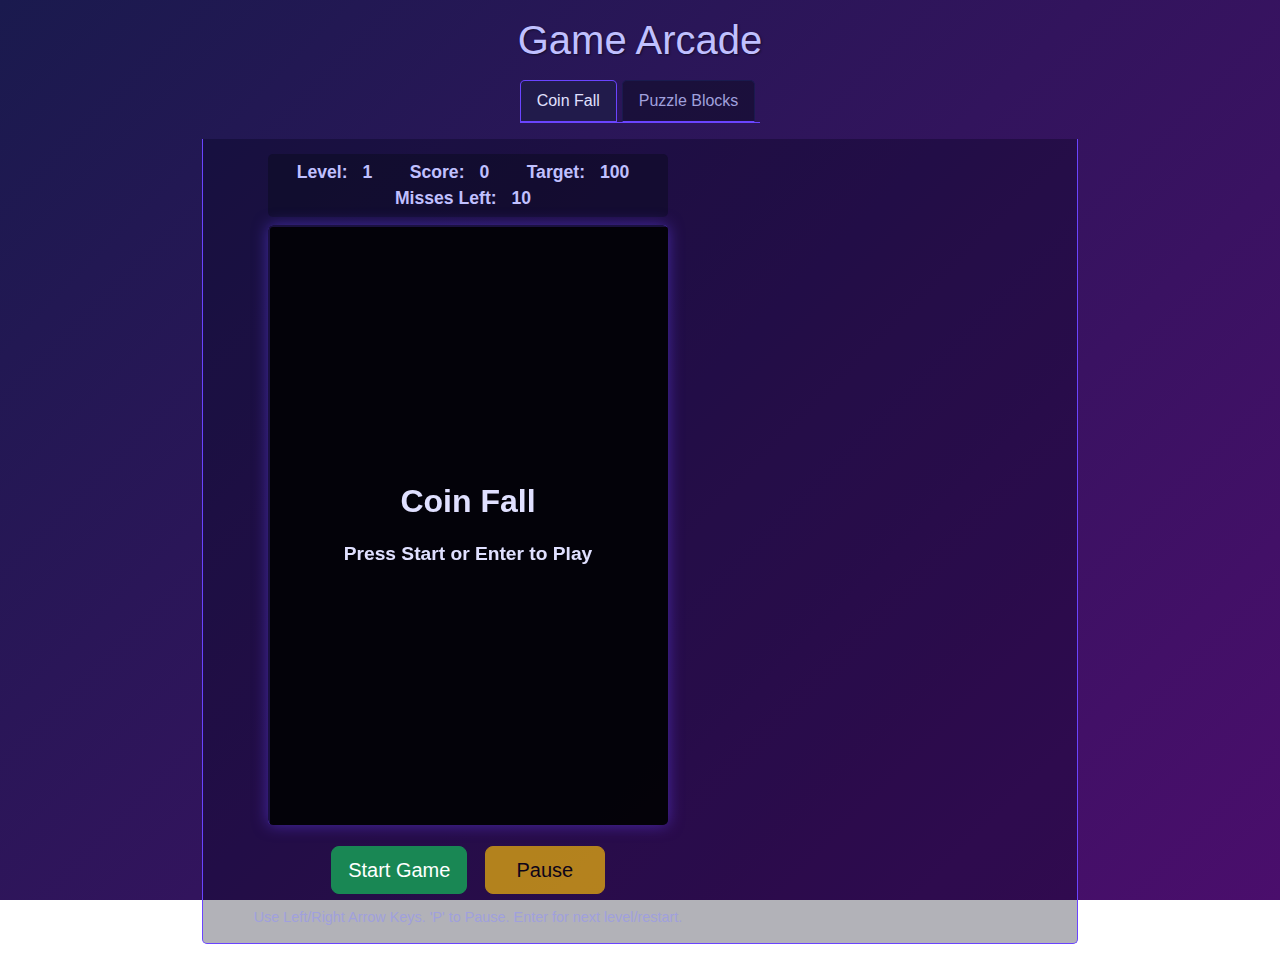
<file: mockup-games.html>
<!DOCTYPE html>
<html lang="en">
<head>
    <meta charset="UTF-8">
    <meta name="viewport" content="width=device-width, initial-scale=1.0">
    <title>Multi-Game Arcade</title>

    <link href="https://cdn.jsdelivr.net/npm/bootstrap@5.3.3/dist/css/bootstrap.min.css" rel="stylesheet" integrity="sha384-QWTKZyjpPEjISv5WaRU9OFeRpok6YctnYmDr5pNlyT2bRjXh0JMhjY6hW+ALEwIH" crossorigin="anonymous">

    <link rel="stylesheet" href="css/mockup-games.css">

    <link rel="stylesheet" href="game1-coinfall/game1-style.css">
    <link rel="stylesheet" href="game2-puzzle/game2-style.css">

    <style>
        /* Optional: Add extra vertical spacing for very small screens */
        @media (max-height: 700px) {
            .main-container {
                padding-top: 1rem;
                padding-bottom: 1rem;
            }
        }
    </style>
</head>
<body>

    <div class="container main-container d-flex flex-column justify-content-start align-items-center py-3">
        <h1 class="main-title text-center mb-3">Game Arcade</h1>

        <ul class="nav nav-tabs mb-3" id="gameTabs" role="tablist">
            <li class="nav-item" role="presentation">
                <button class="nav-link active" id="game1-tab" data-bs-toggle="tab" data-bs-target="#game1-pane" type="button" role="tab" aria-controls="game1-pane" aria-selected="true">Coin Fall</button>
            </li>
            <li class="nav-item" role="presentation">
                <button class="nav-link" id="game2-tab" data-bs-toggle="tab" data-bs-target="#game2-pane" type="button" role="tab" aria-controls="game2-pane" aria-selected="false">Puzzle Blocks</button>
            </li>
        </ul>

        <div class="tab-content" id="gameTabContent">

            <div class="tab-pane fade show active" id="game1-pane" role="tabpanel" aria-labelledby="game1-tab">
                <div class="game-area game1-container d-flex flex-column justify-content-center align-items-center">
                    <div class="game-info d-flex flex-wrap justify-content-around w-100 mb-2">
                        <span>Level: <span id="game1LevelDisplay">1</span></span>
                        <span>Score: <span id="game1ScoreDisplay">0</span></span>
                        <span>Target: <span id="game1TargetDisplay">100</span></span>
                        <span>Misses Left: <span id="game1LivesDisplay">10</span></span>
                    </div>
                    <div class="canvas-container position-relative mb-3">
                         <canvas id="game1Canvas" width="400" height="600">Canvas not supported.</canvas>
                         <div id="game1MessageOverlay" class="message-overlay d-none">
                             <div id="game1MessageText">Paused</div>
                             <button id="game1NextLevelButton" class="btn btn-primary mt-3 d-none">Start Level 2</button>
                         </div>
                    </div>
                    <div class="game-controls text-center">
                        <button id="game1StartButton" class="btn btn-lg btn-success me-2">Start Game</button>
                        <button id="game1PauseButton" class="btn btn-lg btn-warning" disabled>Pause</button>
                    </div>
                    <div class="instructions text-center mt-2 px-2">
                        Use Left/Right Arrow Keys. 'P' to Pause. Enter for next level/restart.
                    </div>
                </div>
            </div>

            <div class="tab-pane fade" id="game2-pane" role="tabpanel" aria-labelledby="game2-tab">
                 <div class="game-area game2-container d-flex flex-column justify-content-center align-items-center">
                    <div class="game-info d-flex flex-wrap justify-content-around w-100 mb-2">
                        <span>Score: <span id="game2ScoreDisplay">0</span></span>
                        <span>Level: <span id="game2LevelDisplay">1</span></span>
                        <span>Target: <span id="game2TargetDisplay">0</span></span>
                    </div>
                     <div class="canvas-container position-relative mb-3">
                         <canvas id="game2Canvas" width="400" height="600">Canvas not supported.</canvas>
                          <div id="game2MessageOverlay" class="message-overlay d-none">
                             <div id="game2MessageText">Paused</div>
                             <button id="game2NextLevelButton" class="btn btn-primary mt-3 d-none">Start Next Level</button>
                         </div>
                     </div>
                     <div class="game-controls text-center">
                        <button id="game2StartButton" class="btn btn-lg btn-success me-2">Start Puzzle</button>
                        <button id="game2PauseButton" class="btn btn-lg btn-warning" disabled>Pause</button>
                    </div>
                    <div class="instructions text-center mt-2 px-2">
                        Click groups of 3+ matching colors. 'P' to Pause. Enter for next level/restart.
                    </div>
                </div>
            </div>

        </div></div><script src="https://cdn.jsdelivr.net/npm/bootstrap@5.3.3/dist/js/bootstrap.bundle.min.js" integrity="sha384-YvpcrYf0tY3lHB60NNkmXc5s9fDVZLESaAA55NDzOxhy9GkcIdslK1eN7N6jIeHz" crossorigin="anonymous"></script>

    <script src="game1-coinfall/game1.js"></script>
    <script src="game2-puzzle/game2.js"></script>

    </body>
</html>
</file>
<file: css/mockup-index.css>
/* css/mockup-index.css */

body {
    /* Optional: Add a subtle background or font */
    font-family: system-ui, -apple-system, BlinkMacSystemFont, 'Segoe UI', Roboto, Oxygen, Ubuntu, Cantarell, 'Open Sans', 'Helvetica Neue', sans-serif;
    background-color: #f8f9fa; /* Light grey background */
    display: flex;
    flex-direction: column;
    min-height: 100vh;
  }
  
  .hero-section {
    background: linear-gradient(45deg, rebeccapurple, royalblue); /* Example gradient */
    /* Or a solid color: background-color: #663399; */
    margin-bottom: 2rem; /* Space below hero */
  }
  
  .hero-section h1 {
    font-weight: bold;
  }
  
  .mockup-card {
    transition: transform 0.2s ease-in-out, box-shadow 0.2s ease-in-out;
    border: 1px solid #dee2e6;
  }
  
  .mockup-card:hover {
    transform: translateY(-5px); /* Slight lift effect */
    box-shadow: 0 0.5rem 1rem rgba(0, 0, 0, 0.15); /* Add shadow on hover */
  }
  
  .mockup-card .card-title {
      color: #343a40; /* Darker title color for contrast on white card */
  }
  
  .mockup-card .card-text {
      color: #6c757d; /* Standard text color */
  }
  
  /* Ensure modals have default text color */
  .modal-body p, .modal-title {
      color: #212529; /* Default dark text */
  }
  
  
  .footer-section {
    background-color: #e9ecef; /* Light background for footer */
    color: #6c757d; /* Muted text color */
    font-size: 0.9em;
    border-top: 1px solid #dee2e6;
  }
</file>
<file: css/monstro-dashboard.css>
/* ============================ */
/* Monstro Dashboard Styles     */
/* css/monstro-dashboard.css    */
/* ============================ */

:root {
    /* Define Accent Color - Choose a Monstro brand color */
    --monstro-primary-accent: #6a11cb; /* Example Purple - CHANGE THIS */
    --monstro-secondary-accent: #2575fc; /* Example Blue */
    --monstro-success: #198754;
    --monstro-info: #0dcaf0;
    --monstro-warning: #ffc107;
  }
  
  body {
    background-color: #f8f9fa; /* Light grey page background */
    color: #212529;
    min-height: 100vh;
    display: flex;
    flex-direction: column;
  }
  
  .container-fluid {
     flex-grow: 1; /* Makes main content area fill space */
     display: flex; /* Use flex for row behavior */
     padding-left: 0; /* Remove default padding */
     padding-right: 0;
  }
  
  .row {
      width: 100%; /* Ensure row takes full width */
      margin-left: 0;
      margin-right: 0;
  }
  
  /* --- Top Navbar --- */
  .navbar {
      z-index: 1030; /* Ensure navbar stays above sidebar potentially */
  }
  .navbar-brand {
      font-weight: 600;
      color: var(--monstro-primary-accent) !important; /* Use !important carefully if needed */
  }
  
  /* --- Sidebar --- */
  /* Ensure sidebar takes full height and sticks */
  .sidebar-sticky {
      position: sticky;
      top: 56px; /* Height of navbar - Adjust if navbar height changes */
      height: calc(100vh - 56px); /* Full height minus navbar */
      overflow-y: auto; /* Enable scrolling if content overflows */
      /* Default padding removed by p-0 on element */
  }
  
  /* Offcanvas specific styles for mobile */
  @media (max-width: 767.98px) {
      .sidebar-sticky {
         position: static; /* Unstick sidebar */
         height: auto;
         max-height: none;
         overflow-y: visible;
      }
       #sidebarMenu.offcanvas-start {
          width: 280px; /* Width of offcanvas */
      }
       main {
           margin-left: 0 !important; /* Ensure main content uses full width */
       }
  }
  
  
  /* Sidebar Links */
  #sidebarMenu .nav-link {
    font-weight: 500;
    color: #495057; /* Darker grey links */
    padding: .75rem 1.25rem; /* Adjust padding */
    border-radius: .375rem;
    margin-bottom: .25rem;
    transition: background-color 0.15s ease-in-out, color 0.15s ease-in-out;
  }
  
  #sidebarMenu .nav-link .bi {
    width: 1.1em; /* Slightly larger icons */
    height: 1.1em;
    vertical-align: -0.15em; /* Better alignment */
    margin-right: 10px;
    color: #6c757d; /* Muted icon color */
    transition: color 0.15s ease-in-out;
  }
  
  #sidebarMenu .nav-link:hover,
  #sidebarMenu .nav-link:focus {
    color: var(--monstro-primary-accent);
    background-color: rgba(106, 17, 203, 0.08); /* Lighter accent bg */
  }
  #sidebarMenu .nav-link:hover .bi,
  #sidebarMenu .nav-link:focus .bi {
     color: var(--monstro-primary-accent);
  }
  
  
  /* Active Sidebar Link */
  #sidebarMenu .nav-link.active {
    color: #fff;
    background-color: var(--monstro-primary-accent);
  }
  #sidebarMenu .nav-link.active .bi {
     color: #fff; /* White icon on active */
  }
  
  /* Sidebar Footer */
  #sidebarMenu .small.text-muted {
      color: #6c757d !important; /* Ensure muted color */
  }
  
  
  /* --- Main Content Area --- */
  main {
    padding-top: 1.5rem;
    padding-bottom: 1.5rem;
    background-color: #ffffff; /* White background for content */
    flex-grow: 1; /* Allow main to grow */
  }
  
  /* Headings */
  h1, h2, h3, h4, h5, h6 {
    color: #212529; /* Dark headings */
  }
  
  
  /* --- Top Cards Section --- */
  .top-card {
    border: none; /* Remove default border */
    border-left: 4px solid var(--monstro-primary-accent); /* Accent border on left */
    transition: transform 0.2s ease-in-out, box-shadow 0.2s ease-in-out;
  }
  .top-card:hover {
      transform: translateY(-4px);
      box-shadow: 0 6px 15px rgba(0,0,0,0.1);
  }
  .top-card .card-title {
      color: var(--monstro-primary-accent);
      font-weight: 600;
  }
  .top-card .card-text {
      color: #6c757d;
  }
  .top-card .btn-outline-primary {
      border-color: var(--monstro-primary-accent);
      color: var(--monstro-primary-accent);
      font-weight: 500;
      padding: .25rem .75rem; /* Adjust button padding */
  }
  .top-card .btn-outline-primary:hover {
      background-color: var(--monstro-primary-accent);
      color: white;
  }
  
  /* --- Main Tab Content Styling --- */
  .tab-content {
    margin-top: 1.5rem; /* Space below top cards */
  }
  
  /* Cards within Tab Panes */
  .tab-pane > .card {
      border: 1px solid #dee2e6; /* Standard card border */
  }
  .tab-pane > .card > .card-header {
      background-color: #f8f9fa; /* Light header */
      border-bottom: 1px solid #dee2e6;
  }
  .tab-pane > .card > .card-header h2,
  .tab-pane > .card > .card-header h4 {
      margin-bottom: 0; /* Remove margin from header text */
      font-size: 1.25rem; /* Consistent header size */
       color: #495057;
  }
  
  
  /* Inner Tabs (e.g., Songs/Albums) */
  .tab-pane .nav-tabs {
    border-bottom-color: #dee2e6;
  }
  .tab-pane .nav-tabs .nav-link {
    color: #6c757d; /* Muted inactive tabs */
    border-radius: .375rem .375rem 0 0; /* Rounded top corners */
  }
  
  .tab-pane .nav-tabs .nav-link.active {
    color: var(--monstro-primary-accent);
    border-color: #dee2e6 #dee2e6 #fff; /* Standard active tab border */
    font-weight: 600;
    background-color: #fff; /* Ensure active tab bg matches card body */
  }
  
  /* Forms */
  .tab-pane form .form-label {
    font-size: 0.875em; /* Slightly smaller labels */
    font-weight: 500;
    color: #495057;
  }
  /* Use smaller form controls in dashboard */
  .tab-pane form .form-control-sm,
  .tab-pane form .form-select-sm {
    font-size: 0.875rem;
  }
  .tab-pane form .form-text {
      color: #6c757d !important;
      font-size: 0.8em;
  }
  .tab-pane form .btn {
      font-size: 0.9em; /* Slightly smaller buttons */
  }
  
  /* Make primary/success buttons use accent colors */
  .tab-pane form .btn-primary {
      background-color: var(--monstro-primary-accent);
      border-color: var(--monstro-primary-accent);
  }
  .tab-pane form .btn-primary:hover {
      background-color: #530caA; /* Darker accent */
      border-color: #530caA;
  }
  .tab-pane form .btn-success {
      background-color: var(--monstro-success);
       border-color: var(--monstro-success);
  }
  .tab-pane form .btn-success:hover {
       background-color: #157347;
       border-color: #146c43;
  }
  
  /* Specific Sections (e.g., Analytics Cards) */
  #analytics .card {
      border-width: 1px; /* Ensure border */
  }
  #analytics .display-6 {
      font-size: 2rem; /* Adjust stat size */
  }
  #analytics .card-footer {
      background-color: #f8f9fa; /* Light footer */
  }
  
  /* Wallet List Group */
  #artist-wallet .list-group-item h6 {
      color: #343a40;
  }
  #artist-wallet .list-group-item .bi {
      color: #6c757d;
  }
  
  
  /* Horizontal Rule */
  hr {
      border-top: 1px solid #dee2e6;
      opacity: 1;
      margin-top: 1.5rem;
      margin-bottom: 1.5rem;
  }
</file>
<file: css/mockup-games.css>
/* css/main-style.css */
body {
    margin: 0;
    /* Cool purple-blue gradient background */
    background: linear-gradient(135deg, #1a1a4e 0%, #4a0e6c 100%);
    background-attachment: fixed;
    color: #e0e0ff;
    min-height: 100vh;
    font-family: 'Segoe UI', Tahoma, Geneva, Verdana, sans-serif;
}

.main-container {
    max-width: 900px; /* Adjust max width as needed */
}

.main-title {
    color: #c0c0ff;
    text-shadow: 1px 1px 2px rgba(0, 0, 0, 0.5);
}

/* Style the tabs */
.nav-tabs {
    border-bottom-color: #6a44ff;
}

.nav-tabs .nav-link {
    color: #a0a0dd;
    background-color: rgba(10, 10, 30, 0.5);
    border-color: #1a1a4e #1a1a4e #6a44ff;
    margin-right: 5px;
    border-radius: 5px 5px 0 0; /* Rounded top corners */
}

.nav-tabs .nav-link.active {
    color: #e0e0ff;
    background-color: rgba(30, 30, 70, 0.7); /* Slightly different active background */
    border-color: #6a44ff #6a44ff #6a44ff; /* Match bottom border */
    border-bottom-width: 2px; /* Make active tab bottom border thicker */
}

.nav-tabs .nav-link:hover {
    border-color: #a0a0dd #a0a0dd #6a44ff;
    color: #e0e0ff;
}

/* Style the content panes */
.tab-content {
    width: 100%; /* Ensure tab content takes full width */
}

.tab-pane {
    padding: 15px;
    background-color: rgba(0, 0, 20, 0.3); /* Slight background for game area */
    border: 1px solid #6a44ff;
    border-top: none; /* Remove top border as tabs handle it */
    border-radius: 0 0 5px 5px; /* Rounded bottom corners */
    width: 100%;
    display: flex; /* Needed for the .game-area centering */
    justify-content: center;
}

/* General styles for game area containers */
.game-area {
     /* Centering handled by parent .tab-pane flex */
    width: 100%; /* Allow game area to define its max-width if needed */
    max-width: 500px; /* Example max width */
}

/* Shared styles from previous game (can move common parts here) */
.game-info {
    color: #c0c0ff;
    font-size: 1.1rem;
    font-weight: bold;
    background-color: rgba(10, 10, 30, 0.5);
    padding: 5px 15px;
    border-radius: 5px;
    max-width: 400px; /* Match canvas width */
    width: 100%;
    text-align: center;
    margin-bottom: 0.5rem;
    box-sizing: border-box;
}

.game-info span {
    display: inline-block;
    margin: 0 10px;
}

.canvas-container {
    width: 400px; /* Default canvas width */
    height: 600px; /* Default canvas height */
    position: relative;
    box-shadow: 0 0 15px rgba(106, 68, 255, 0.5);
    border-radius: 5px;
    overflow: hidden;
}

/* Specific canvas styles might go in gameX-style.css */
canvas { /* Generic canvas style */
    display: block;
    position: relative;
    z-index: 1;
    border-radius: inherit;
}

.message-overlay {
    position: absolute;
    top: 0; left: 0; width: 100%; height: 100%;
    background-color: rgba(0, 0, 0, 0.75);
    color: #e0e0ff;
    font-size: 2rem; font-weight: bold;
    display: flex; flex-direction: column;
    justify-content: center; align-items: center;
    text-align: center;
    z-index: 10;
    border-radius: inherit;
    padding: 20px; box-sizing: border-box;
}

.game-controls button {
    min-width: 120px;
    margin: 5px;
}

.instructions {
    font-size: 0.9rem;
    color: #a0a0dd;
    margin-top: 0.5rem;
}
</file>
<file: game1-coinfall/game1-style.css>
/* game1-coinfall/game1-style.css */

/* Styles specific to the Coin Fall game (Game 1) */

/* Define the specific look for the Game 1 canvas */
#game1Canvas {
    border: 2px solid #6a44ff; /* Coin Fall's specific bright purple border */
    background-color: rgba(10, 10, 30, 0.8); /* Coin Fall's specific dark background */
    /* Other canvas properties like display, border-radius, z-index are likely handled by generic styles in main-style.css */
}

/* --- Optional Overrides --- */
/* You generally won't need these if main-style.css is set up correctly, */
/* but they are here as examples if you want to customize Game 1 further. */

/* Example: If Game 1's info display needed a different text color */
/*
#game1-pane .game-info {
    color: #d0d0ff;
}
*/

/* Example: If Game 1's overlay needed a different background */
/*
#game1MessageOverlay {
    background-color: rgba(20, 0, 30, 0.8);
}
*/

/* Example: If Game 1's "Start" button needed a unique color */
/*
#game1StartButton {
    background-color: #198754; // Standard Bootstrap green, maybe change?
    border-color: #198754;
}
*/
</file>
<file: game2-puzzle/game2-style.css>
/* game2-puzzle/game2-style.css */

/* Add specific styles for Game 2 here */
/* Example: Style the canvas differently */
#game2Canvas {
    border: 2px dashed #ff00ff; /* Magenta dashed border for distinction */
    background-color: rgba(30, 10, 30, 0.8);
}

/* Example: Maybe different info display colors */
#game2-pane .game-info {
    color: #ffc0ff;
}
</file>
